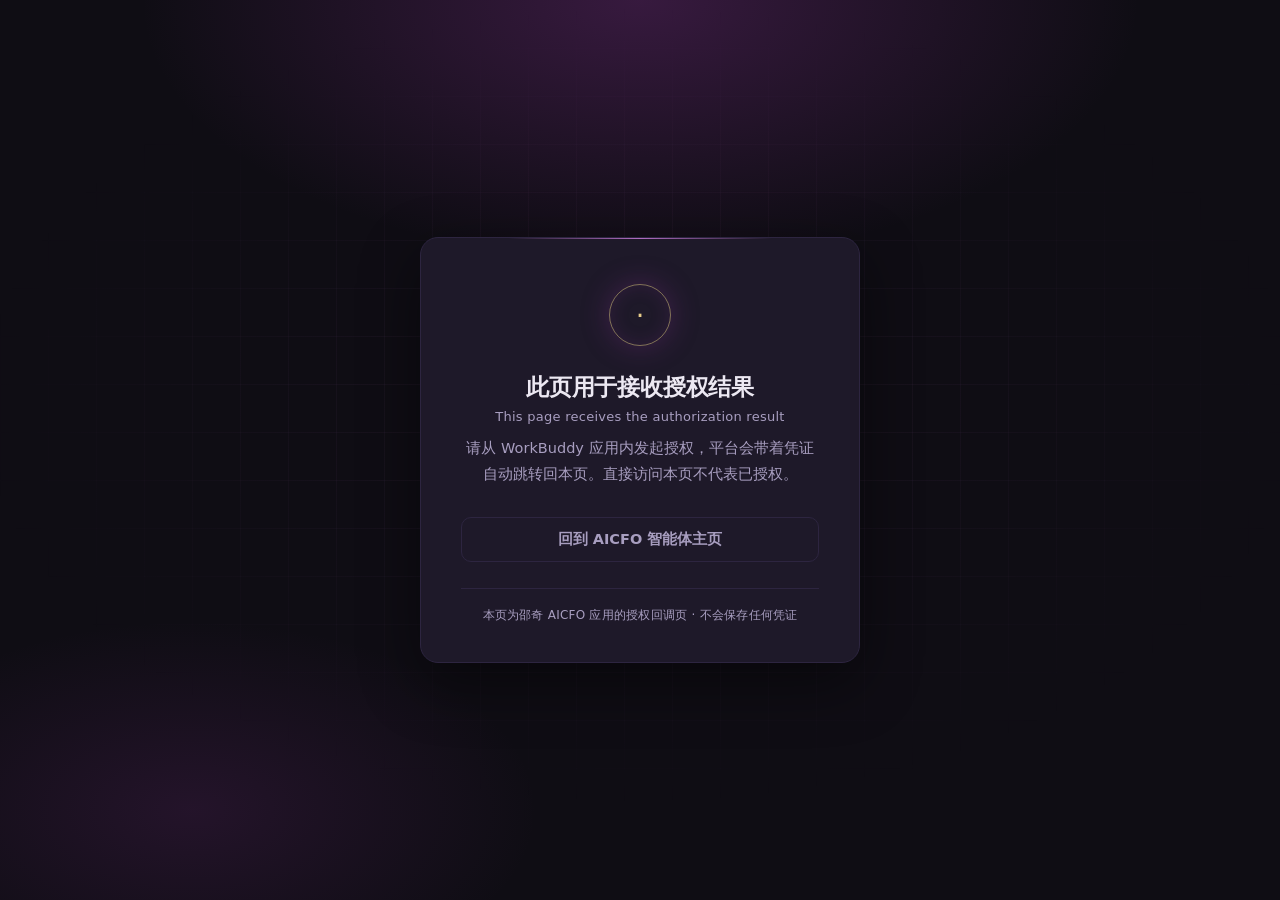
<file: oauth/callback/index.html>
<!DOCTYPE html>
<html lang="zh-CN">
<head>
  <meta charset="UTF-8" />
  <meta name="viewport" content="width=device-width, initial-scale=1.0" />
  <meta name="robots" content="noindex, nofollow" />
  <title>授权结果 | 邵奇 AICFO</title>
  <style>
    :root {
      --bg: #0f0d14;
      --surface: #1e1929;
      --border: #2d2540;
      --text: #ece8f2;
      --dim: #a89ec0;
      --primary: #82318e;
      --primary-light: #b06cc0;
      --accent: #d9b8e6;
      --ok: #8fd6a0;
      --warn: #e8cd8a;
      --err: #e8a0a0;
      --ease: cubic-bezier(0.22, 1, 0.36, 1);
      --font: "Inter", "Noto Sans SC", "DengXian", "PingFang SC", "Microsoft YaHei", system-ui, sans-serif;
    }
    * { margin: 0; padding: 0; box-sizing: border-box; }
    body {
      min-height: 100vh;
      display: flex;
      align-items: center;
      justify-content: center;
      padding: 32px 20px;
      font-family: var(--font);
      background:
        radial-gradient(ellipse 60% 45% at 50% 0%, rgba(130, 49, 142, 0.35), transparent 65%),
        radial-gradient(ellipse 45% 35% at 15% 90%, rgba(130, 49, 142, 0.18), transparent 60%),
        var(--bg);
      color: var(--text);
      -webkit-font-smoothing: antialiased;
    }
    /* 科技网格 */
    body::before {
      content: "";
      position: fixed;
      inset: 0;
      pointer-events: none;
      background-image:
        linear-gradient(rgba(176, 108, 192, 0.05) 1px, transparent 1px),
        linear-gradient(90deg, rgba(176, 108, 192, 0.05) 1px, transparent 1px);
      background-size: 48px 48px;
      mask-image: radial-gradient(ellipse 70% 60% at 50% 45%, #000 30%, transparent 75%);
      -webkit-mask-image: radial-gradient(ellipse 70% 60% at 50% 45%, #000 30%, transparent 75%);
    }

    .card {
      position: relative;
      width: 100%;
      max-width: 440px;
      background: var(--surface);
      border: 1px solid var(--border);
      border-radius: 18px;
      padding: 46px 40px 38px;
      text-align: center;
      box-shadow: 0 20px 60px rgba(0, 0, 0, 0.45);
      animation: card-in 0.7s var(--ease) both;
    }
    @keyframes card-in {
      from { opacity: 0; transform: translateY(18px); }
      to { opacity: 1; transform: none; }
    }
    /* 顶部渐变光线 */
    .card::before {
      content: "";
      position: absolute;
      top: 0;
      left: 50%;
      transform: translateX(-50%);
      width: 60%;
      height: 1px;
      background: linear-gradient(90deg, transparent, var(--primary-light), transparent);
    }

    .mark {
      width: 62px;
      height: 62px;
      margin: 0 auto 26px;
      border-radius: 50%;
      display: flex;
      align-items: center;
      justify-content: center;
      font-size: 27px;
      border: 1px solid var(--primary);
      color: var(--ok);
      box-shadow: 0 0 28px rgba(130, 49, 142, 0.35), inset 0 0 18px rgba(130, 49, 142, 0.18);
    }
    .card[data-state="success"] .mark { color: var(--ok); border-color: rgba(143, 214, 160, 0.6); }
    .card[data-state="error"] .mark { color: var(--err); border-color: rgba(232, 160, 160, 0.55); }
    .card[data-state="idle"] .mark { color: var(--warn); border-color: rgba(232, 205, 138, 0.5); }

    h1 {
      font-size: 23px;
      font-weight: 600;
      letter-spacing: -0.01em;
      margin-bottom: 12px;
    }
    .en {
      display: block;
      font-size: 13px;
      font-weight: 400;
      color: var(--dim);
      letter-spacing: 0.02em;
      margin-top: 6px;
    }
    p.desc {
      font-size: 14.5px;
      line-height: 1.75;
      color: var(--dim);
    }
    .detail {
      margin-top: 18px;
      padding: 12px 14px;
      border: 1px dashed var(--border);
      border-radius: 10px;
      font-size: 12.5px;
      color: var(--dim);
      word-break: break-all;
      display: none;
    }

    .actions {
      display: flex;
      flex-direction: column;
      gap: 10px;
      margin-top: 30px;
    }
    .btn {
      display: inline-block;
      padding: 12px 22px;
      border-radius: 10px;
      font-size: 14.5px;
      font-weight: 600;
      text-decoration: none;
      cursor: pointer;
      border: 1px solid transparent;
      transition: transform 0.2s var(--ease), box-shadow 0.25s, background 0.2s;
      font-family: inherit;
    }
    .btn--primary {
      background: var(--primary);
      color: #fff;
    }
    .btn--primary:hover {
      transform: translateY(-2px);
      box-shadow: 0 8px 26px rgba(130, 49, 142, 0.45);
    }
    .btn--ghost {
      background: transparent;
      border-color: var(--border);
      color: var(--dim);
    }
    .btn--ghost:hover { border-color: var(--primary); color: var(--text); }

    .foot {
      margin-top: 26px;
      padding-top: 18px;
      border-top: 1px solid var(--border);
      font-size: 12px;
      color: var(--dim);
      letter-spacing: 0.02em;
    }
    .foot a { color: var(--primary-light); text-decoration: none; }
    .countdown { color: var(--accent); font-variant-numeric: tabular-nums; }

    @media (max-width: 480px) {
      .card { padding: 36px 24px 30px; }
      h1 { font-size: 20px; }
    }
    @media (prefers-reduced-motion: reduce) {
      .card { animation: none; }
    }
  </style>
</head>
<body>
  <main class="card" id="card" data-state="idle" role="status" aria-live="polite">
    <div class="mark" id="mark">✓</div>
    <h1 id="title">
      正在确认授权结果
      <span class="en" id="titleEn">Checking authorization result</span>
    </h1>
    <p class="desc" id="desc">
      请稍候，页面正在读取应用回传的授权信息。
    </p>
    <div class="detail" id="detail"></div>

    <div class="actions">
      <button class="btn btn--primary" id="returnBtn" type="button">返回 WorkBuddy 继续</button>
      <a class="btn btn--ghost" href="../../index.html">回到 AICFO 智能体主页</a>
    </div>

    <p class="foot" id="foot">
      本页为邵奇 AICFO 应用的授权回调页 · 不会保存任何凭证
    </p>
  </main>

  <script>
    (function () {
      "use strict";
      var params = new URLSearchParams(window.location.search);
      var code = params.get("code");
      var error = params.get("error") || params.get("error_code");
      var errorDesc = params.get("error_description") || params.get("error_msg");
      var state = params.get("state");

      var card = document.getElementById("card");
      var mark = document.getElementById("mark");
      var title = document.getElementById("title");
      var titleEn = document.getElementById("titleEn");
      var desc = document.getElementById("desc");
      var detail = document.getElementById("detail");
      var returnBtn = document.getElementById("returnBtn");
      var foot = document.getElementById("foot");

      function render(stateType, zh, en, message, extra) {
        card.setAttribute("data-state", stateType);
        mark.textContent = stateType === "success" ? "✓" : (stateType === "error" ? "!" : "·");
        title.childNodes[0].nodeValue = zh;
        titleEn.textContent = en;
        desc.textContent = message;
        if (extra) {
          detail.style.display = "block";
          detail.textContent = extra;
        }
      }

      if (error) {
        render(
          "error",
          "授权未完成",
          "Authorization not completed",
          "平台返回了错误，未完成授权。请返回应用重新发起授权；若反复失败，可联系应用提供方。",
          "错误信息：" + error + (errorDesc ? " / " + errorDesc : "")
        );
        returnBtn.textContent = "返回应用重试";
      } else if (code) {
        render(
          "success",
          "授权成功",
          "Authorization successful",
          "已收到授权凭证。请返回 WorkBuddy，继续与智能体对话。",
          null
        );
        /* 若本页由弹窗打开，3 秒后尝试自动关闭；否则保留下方按钮 */
        if (window.opener && !window.opener.closed) {
          var left = 3;
          var timer = setInterval(function () {
            left -= 1;
            foot.innerHTML = "" + left + " 秒后自动关闭本页…";
            if (left <= 0) {
              clearInterval(timer);
              window.close();
              foot.innerHTML = "若本页未自动关闭，请点上方「返回 WorkBuddy 继续」。";
            }
          }, 1000);
          foot.innerHTML = "3 秒后自动关闭本页…";
        }
      } else {
        render(
          "idle",
          "此页用于接收授权结果",
          "This page receives the authorization result",
          "请从 WorkBuddy 应用内发起授权，平台会带着凭证自动跳转回本页。直接访问本页不代表已授权。",
          state ? "state: " + state : null
        );
        returnBtn.style.display = "none";
      }

      returnBtn.addEventListener("click", function () {
        if (window.opener && !window.opener.closed) {
          window.close();
        } else {
          window.location.href = "../../index.html";
        }
      });
    })();
  </script>
</body>
</html>
</file>
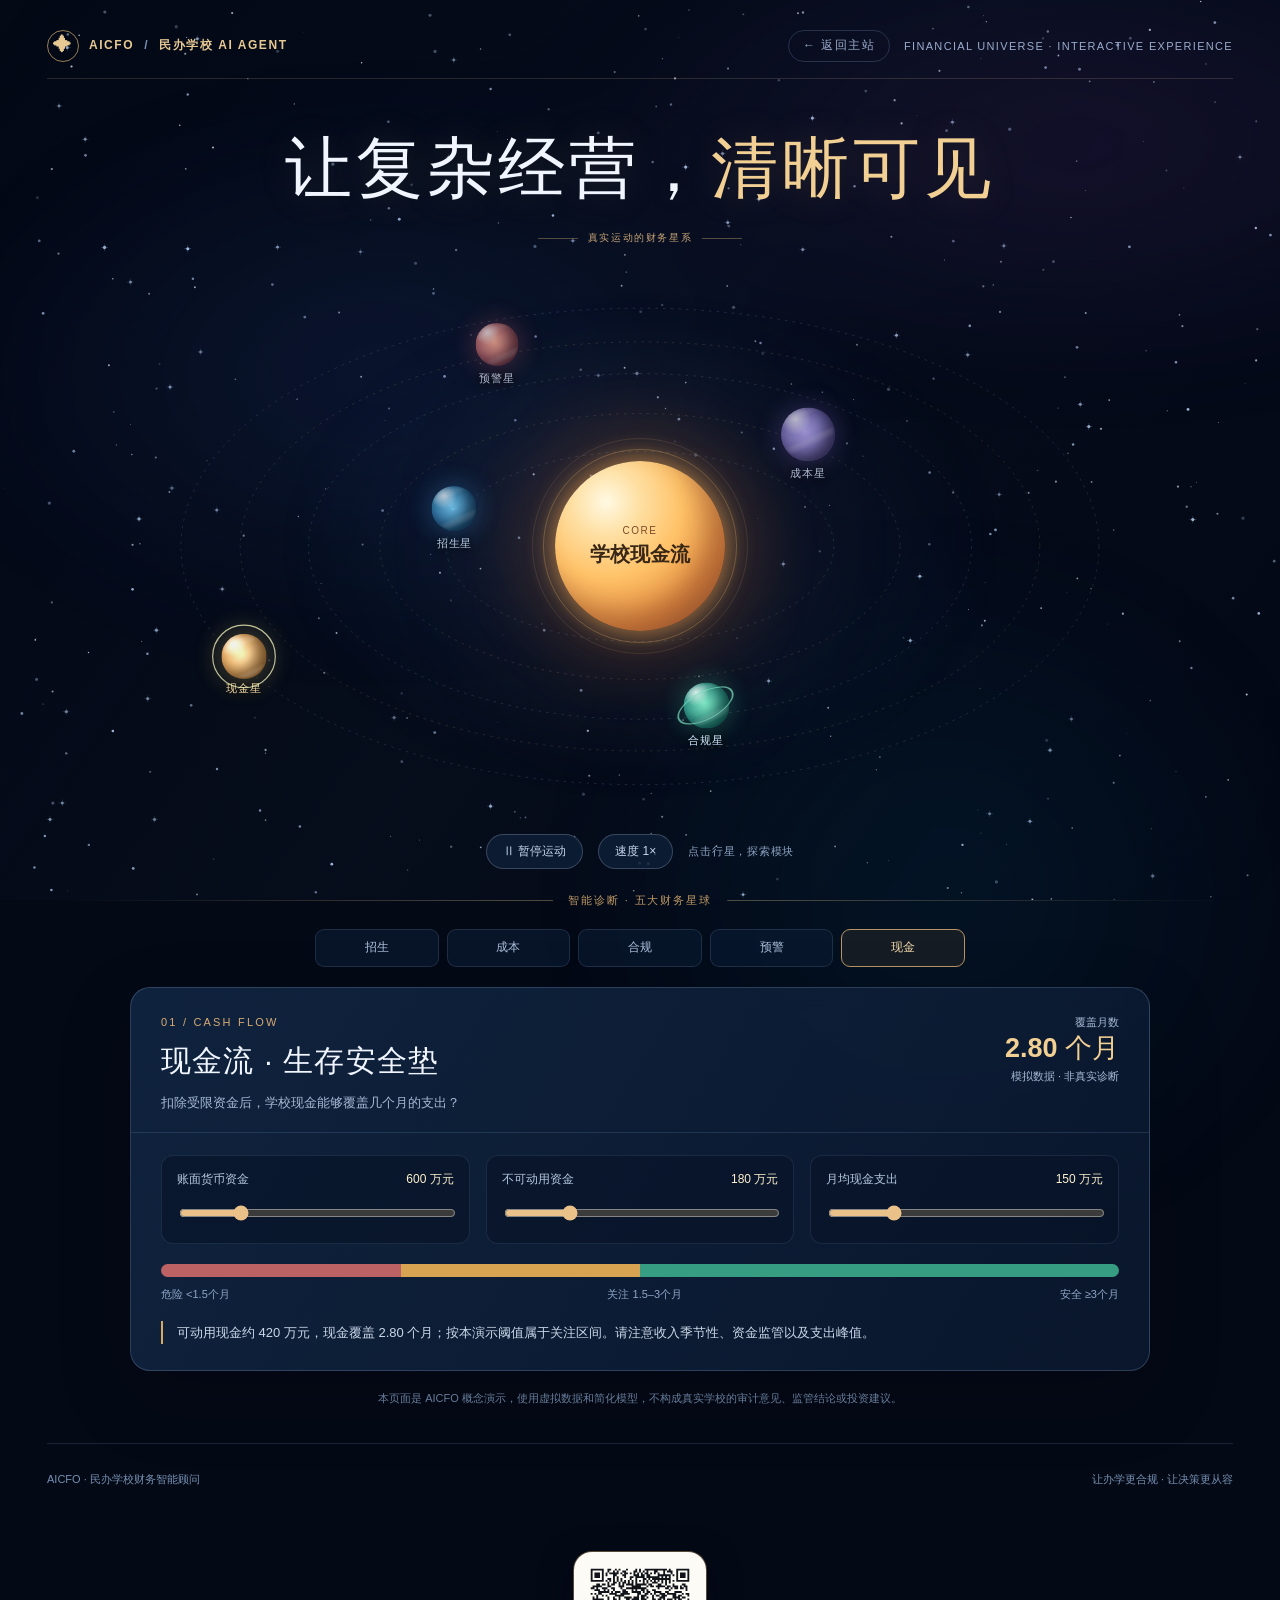
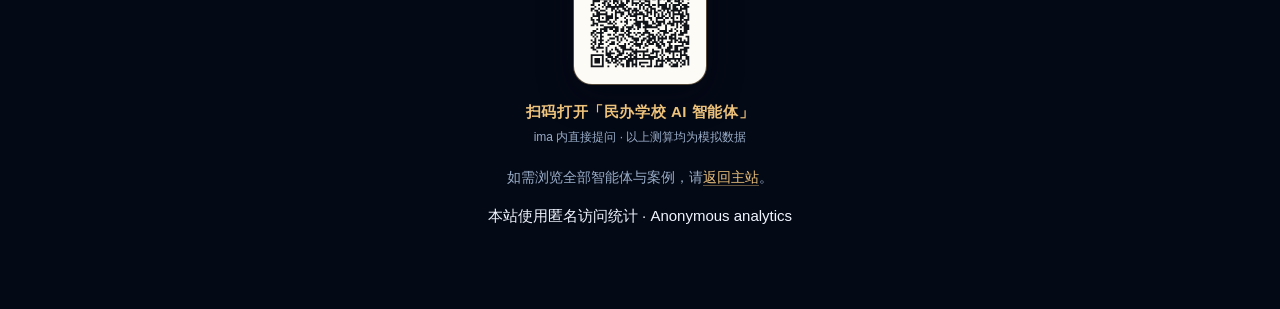
<file: school-universe.html>
<!doctype html><html lang="zh-CN"><head><meta charset="utf-8"><meta name="viewport" content="width=device-width,initial-scale=1,viewport-fit=cover">
<meta name="description" content="学校财务宇宙：可交互的民办学校财务演示——现金流、招生、成本、合规、风险五颗星球，滑动探索经营信号，扫码进入民办学校 AI 智能体。">
<meta property="og:title" content="AICFO · 学校财务宇宙">
<meta property="og:description" content="让复杂经营清晰可见：五颗财务星球、真实运动的星系，点击星球测算现金流、招生、成本、合规与风险。">
<meta property="og:type" content="website">
<meta property="og:url" content="https://mark-shao26.github.io/ima-agents-site/school-universe.html">
<link rel="canonical" href="https://mark-shao26.github.io/ima-agents-site/school-universe.html"><meta name="theme-color" content="#050b1e"><title>AICFO · 学校财务宇宙 | 动态交互体验</title><script>
var _hmt = _hmt || [];
(function () {
  var hm = document.createElement("script");
  hm.src = "https://hm.baidu.com/hm.js?88f915b1b7a86f03c3cdf102ff0fa0cc";
  var s = document.getElementsByTagName("script")[0];
  if (s) { s.parentNode.insertBefore(hm, s); } else { document.head.appendChild(hm); }
})();
</script><style>
:root{color-scheme:dark;--gold:#edc27b;--muted:#99acc7;--line:rgba(157,195,245,.15)}*{box-sizing:border-box}html{scroll-behavior:smooth}body{margin:0;background:#040916;color:#f0f5ff;font:15px/1.65 -apple-system,BlinkMacSystemFont,"Segoe UI","Microsoft YaHei",sans-serif;overflow-x:hidden}button,input{font:inherit}button{cursor:pointer}button:focus-visible,input:focus-visible{outline:2px solid #eccc89;outline-offset:4px}#sky{position:fixed;inset:0;width:100%;height:100%;z-index:0;pointer-events:none}.nebula{position:fixed;z-index:0;inset:-35%;pointer-events:none;opacity:.45;filter:blur(57px);background:radial-gradient(ellipse 22% 19% at 38% 45%,rgba(48,80,173,.36),transparent 95%),radial-gradient(ellipse 27% 17% at 70% 30%,rgba(113,52,157,.32),transparent 95%),radial-gradient(ellipse 19% 25% at 64% 79%,rgba(12,112,161,.25),transparent 95%);animation:nebulaDrift 42s ease-in-out infinite alternate}@keyframes nebulaDrift{to{transform:translate(7%, -5%) rotate(6deg) scale(1.08)}}.grain{position:fixed;inset:0;pointer-events:none;z-index:0;background:linear-gradient(125deg,transparent,rgba(35,64,102,.07),transparent)}.wrap{position:relative;z-index:1;max-width:1250px;margin:0 auto;padding:0 32px 65px}.mast{display:flex;align-items:center;justify-content:space-between;gap:20px;padding:30px 0 16px;border-bottom:1px solid rgba(246,218,162,.15)}.brand{display:flex;align-items:center;gap:10px;letter-spacing:.13em;font-size:12px;font-weight:650;color:#e7c994}.brandmark{border:1px solid rgba(232,190,123,.65);border-radius:50%;width:32px;height:32px;display:grid;place-items:center;font-size:18px}.eyebrow{letter-spacing:.23em;font-size:10px;color:#7489ad}.mast .right{font-size:11px;letter-spacing:.12em;color:#9aaccc}.intro{text-align:center;padding-top:34px}.intro .kicker{font-size:11px;letter-spacing:.36em;color:#d9b57c}.intro h1{font-size:clamp(32px,5.2vw,67px);letter-spacing:.06em;font-weight:500;line-height:1.28;margin:13px 0 10px;text-shadow:0 0 38px rgba(212,176,116,.17)}.intro h1 em{color:#f2cf93;font-style:normal}.intro p{color:#a8b9d2;margin:0 auto;font-size:14px;max-width:560px}.universe{position:relative;margin:8px auto 0;width:min(100%,1020px);aspect-ratio:1.75;min-height:355px;max-height:635px;isolation:isolate}.universe:before{content:"";position:absolute;inset:4% 12%;background:radial-gradient(ellipse at center,rgba(35,67,133,.22),transparent 64%);filter:blur(15px)}.orbitfield{position:absolute;inset:0;width:100%;height:100%;overflow:visible;pointer-events:none}.orbitfield ellipse{fill:none;stroke:rgba(159,186,229,.2);stroke-width:.8;stroke-dasharray:2.5 5}.orbitfield ellipse:nth-child(even){stroke:rgba(247,204,139,.17)}.sun{position:absolute;left:50%;top:50%;width:clamp(92px,14vw,170px);aspect-ratio:1;transform:translate(-50%,-50%);border:0;border-radius:50%;background:radial-gradient(circle at 30% 24%,#fff9e3 0%,#fee0a4 19%,#ffc268 43%,#e38b3e 72%,#924d30 100%);box-shadow:0 0 25px 4px rgba(242,173,83,.55),0 0 75px 25px rgba(225,115,46,.19),0 0 145px 50px rgba(240,136,44,.10),inset -18px -18px 25px rgba(84,33,30,.32);animation:solarBreath 5.2s ease-in-out infinite;z-index:4;display:flex;align-items:center;justify-content:center;color:#382616}.sun .suninner{text-align:center;line-height:1.25;pointer-events:none}.sun small{display:block;font-size:10px;letter-spacing:.15em;color:#7d4a27}.sun strong{display:block;font-size:clamp(13px,1.65vw,20px);font-weight:750;margin-top:4px}.sun:before{content:"";position:absolute;inset:-12px;border:1px solid rgba(255,196,105,.26);border-radius:50%}.sun:after{content:"";position:absolute;inset:-23px;border:1px solid rgba(255,196,105,.12);border-radius:50%}@keyframes solarBreath{50%{box-shadow:0 0 35px 8px rgba(242,173,83,.68),0 0 92px 28px rgba(225,115,46,.25),0 0 160px 55px rgba(240,136,44,.13),inset -18px -18px 25px rgba(84,33,30,.32)}}.planet{position:absolute;transform:translate(-50%,-50%);display:grid;justify-items:center;gap:3px;z-index:6;border:0;background:transparent;padding:9px;min-width:69px;color:#d8e9ff;will-change:left,top}.planet .sphere{width:var(--d);height:var(--d);display:block;position:relative;border-radius:50%;box-shadow:0 0 24px 4px var(--glow),inset -8px -5px 13px rgba(0,0,0,.46);background:radial-gradient(circle at 27% 22%,rgba(255,255,255,.72),transparent 27%),radial-gradient(circle at 45% 45%,var(--light),var(--dark) 76%);transition:filter .25s,transform .25s}.planet .sphere:before{content:"";position:absolute;inset:0;border-radius:50%;background:repeating-linear-gradient(155deg,transparent 0 9px,rgba(255,255,255,.15) 12px 15px,transparent 19px 29px);opacity:.75;animation:planetSpin 7s linear infinite;mask-image:radial-gradient(circle,#000 62%,transparent 71%)}@keyframes planetSpin{to{transform:rotate(360deg)}}.planet[data-id="policy"] .sphere:after{content:"";position:absolute;inset:-8px;border:2px solid #7ddfc0;border-radius:50%;transform:rotate(-28deg) scaleY(.45);opacity:.7}.planet .plabel{font-size:11px;white-space:nowrap;text-shadow:0 2px 12px #000,0 0 9px #000;letter-spacing:.08em}.planet:hover .sphere,.planet.active .sphere{transform:scale(1.16);filter:brightness(1.2)}.planet.active .sphere{outline:1px solid rgba(255,226,166,.78);outline-offset:7px}.planet.active .plabel{color:#ffe4af}.dash{display:flex;justify-content:center;align-items:center;gap:15px;margin:-4px auto 22px;position:relative;z-index:10}.tinybutton{border:1px solid rgba(206,215,242,.23);background:rgba(15,33,58,.76);color:#c6d5ed;border-radius:30px;padding:7px 16px;font-size:12px}.tinybutton:hover{border-color:rgba(239,200,139,.75);color:white}.hint{font-size:11px;color:#8da4c3;letter-spacing:.07em}.sectionline{display:flex;align-items:center;gap:15px;margin:10px 0 20px}.sectionline span{font-size:11px;letter-spacing:.17em;color:#bf9864;white-space:nowrap}.sectionline:after,.sectionline:before{content:"";height:1px;background:linear-gradient(90deg,transparent,rgba(220,190,144,.36));flex:1}.sectionline:after{transform:rotate(180deg)}.panel{max-width:1020px;margin:auto;background:linear-gradient(122deg,rgba(18,39,68,.86),rgba(11,25,48,.86));border:1px solid rgba(164,190,230,.22);border-radius:20px;box-shadow:0 26px 75px rgba(0,0,0,.18);overflow:hidden;backdrop-filter:blur(12px)}.panelhead{display:flex;gap:22px;align-items:flex-start;justify-content:space-between;padding:25px 30px 19px;border-bottom:1px solid var(--line)}.moduleid{font-size:11px;color:#d7ab74;letter-spacing:.2em}.panel h2{font-size:clamp(21px,2.4vw,30px);margin:5px 0;font-weight:500;letter-spacing:.04em}.panel p{color:#a6b9d4;margin:6px 0 0;font-size:13px}.result{min-width:170px;text-align:right}.result b{font-size:27px;line-height:1.3;color:#f2cf93;font-weight:550}.result small{display:block;color:#a6b9d4;font-size:11px}.inner{padding:22px 30px 26px}.controlgrid{display:grid;grid-template-columns:repeat(3,minmax(0,1fr));gap:16px}.field{background:rgba(6,19,37,.52);border:1px solid rgba(155,186,228,.12);border-radius:12px;padding:14px 15px}.field .ftop{display:flex;justify-content:space-between;align-items:center;gap:10px;font-size:12px;color:#b7c9df}.field output{color:#fff1cd;white-space:nowrap}.field input{width:100%;accent-color:#eac188;margin-top:15px}.meter{margin-top:20px}.bar{display:flex;width:100%;height:13px;border-radius:9px;overflow:hidden}.bar div:nth-child(1){width:25%;background:#bc6265}.bar div:nth-child(2){width:25%;background:#d8a451}.bar div:nth-child(3){width:50%;background:#369d83}.meterlabels{display:flex;justify-content:space-between;color:#8fa7c7;font-size:11px;margin-top:8px}.insight{margin-top:18px;color:#cbd8e9;border-left:2px solid #d7a965;padding-left:14px;font-size:13px;line-height:1.8}.disclaimer{max-width:1020px;margin:18px auto;text-align:center;font-size:11px;color:#7188a8}.footer{display:flex;justify-content:space-between;gap:14px;align-items:center;border-top:1px solid rgba(196,214,246,.13);padding-top:26px;margin-top:35px;font-size:11px;color:#7790b2}.modulebuttons{display:grid;grid-template-columns:repeat(5,1fr);gap:8px;max-width:650px;margin:0 auto 20px}.modulebuttons button{padding:8px;border-radius:9px;border:1px solid rgba(150,177,216,.16);background:rgba(10,27,49,.7);color:#adc0da;font-size:12px}.modulebuttons button.active{color:#f6dbad;border-color:#b99464;background:rgba(156,113,56,.12)}.introline{display:flex;justify-content:center;align-items:center;gap:10px;color:#c4a274;font-size:10px;margin-top:19px;letter-spacing:.16em}.introline:before,.introline:after{content:"";width:40px;height:1px;background:rgba(231,191,125,.35)}@media(max-width:760px){.wrap{padding:0 16px 45px}.mast{padding:17px 0 13px}.mast .right{display:none}.intro{padding-top:28px}.intro h1{font-size:35px}.intro p{font-size:12px}.universe{aspect-ratio:1.06;min-height:340px;margin:10px -11px 0;width:calc(100% + 22px)}.sun{width:100px}.sun strong{font-size:13px}.planet{min-width:56px;padding:4px}.planet .plabel{font-size:10px}.planet .sphere{width:calc(var(--d) * .85);height:calc(var(--d) * .85)}.dash{margin:5px auto 24px}.controlgrid{grid-template-columns:1fr}.panelhead{padding:20px;gap:8px}.panelhead h2{font-size:22px}.panelhead .result{min-width:95px}.result b{font-size:20px}.inner{padding:16px 18px 21px}.modulebuttons{gap:4px}.modulebuttons button{padding:9px 3px;font-size:11px}.footer{flex-direction:column;align-items:flex-start}.hint{font-size:10px}}@media(prefers-reduced-motion:reduce){.nebula,.sun,.sphere:before{animation:none!important}html{scroll-behavior:auto}}
.mast .right{display:flex;align-items:center;gap:14px;flex-wrap:wrap;justify-content:flex-end}
.backlink{display:inline-flex;align-items:center;gap:6px;color:#9aaccc;font-size:12px;letter-spacing:.12em;text-decoration:none;border:1px solid rgba(157,195,245,.2);border-radius:999px;padding:5px 14px;transition:color .2s,border-color .2s}
.backlink:hover{color:#e7c994;border-color:rgba(232,190,123,.5)}
.backlink:focus-visible{outline:2px solid #eccc89;outline-offset:4px}
.outro{margin:64px auto 0;max-width:640px;text-align:center}
.qrtile{display:inline-grid;place-items:center;width:132px;height:132px;background:#fdfbf5;border-radius:18px;box-shadow:0 0 0 1px rgba(237,194,123,.35),0 10px 32px rgba(2,6,18,.5)}
.qrtile svg{display:block;width:106px;height:106px}
.outro__cap{margin:16px 0 0;display:grid;gap:4px}
.outro__cap strong{color:#edc27b;font-weight:650;font-size:15px;letter-spacing:.04em}
.outro__cap span{color:#99acc7;font-size:12px}
.outro__back{margin:18px 0 0;font-size:14px;color:#99acc7}
.outro__back a{color:#edc27b;text-decoration:none;border-bottom:1px solid rgba(237,194,123,.4);transition:border-color .2s}
.outro__back a:hover{border-color:#edc27b}
@media(max-width:640px){.qrtile{width:120px;height:120px}.qrtile svg{width:96px;height:96px}.outro__back{font-size:13px;padding:0 10px}}
</style></head><body><canvas id="sky" aria-hidden="true"></canvas><div class="nebula" aria-hidden="true"></div><div class="grain"></div><main class="wrap"><header class="mast"><div class="brand"><div class="brandmark">✦</div>AICFO <span style="color:#7892b5">/</span> 民办学校 AI AGENT</div><div class="right"><a class="backlink" href="./index.html">← 返回主站</a><span>FINANCIAL UNIVERSE · INTERACTIVE EXPERIENCE</span></div></header><section class="intro"><h1>让复杂经营，<em>清晰可见</em></h1><div class="introline">真实运动的财务星系</div></section><section class="universe" id="universe" aria-label="动态财务星系，五颗星球可点击" ><svg class="orbitfield" id="orbits" viewBox="0 0 1000 570" preserveAspectRatio="none"><ellipse cx="500" cy="285" rx="190" ry="93"/><ellipse cx="500" cy="285" rx="255" ry="130"/><ellipse cx="500" cy="285" rx="325" ry="169"/><ellipse cx="500" cy="285" rx="392" ry="200"/><ellipse cx="500" cy="285" rx="450" ry="233"/></svg><button class="sun" id="sun" type="button" title="点击查看现金模块"><span class="suninner"><small>CORE</small><strong>学校现金流</strong></span></button><div id="planetlayer"></div></section><div class="dash"><button id="motion" class="tinybutton" type="button">Ⅱ 暂停运动</button><button id="speed" class="tinybutton" type="button">速度 1×</button><span class="hint">点击行星，探索模块</span></div><div class="sectionline"><span>智能诊断 · 五大财务星球</span></div><nav class="modulebuttons" id="nav" aria-label="选择财务模块"></nav><section class="panel" id="module" aria-live="polite"><div class="panelhead"><div><div class="moduleid" id="moduleId">01 / CASH FLOW</div><h2 id="moduleTitle">现金流 · 生存安全垫</h2><p id="moduleDesc">现金是否足以覆盖下一阶段的持续经营支出？</p></div><div class="result"><small id="resultLabel">覆盖月数</small><b id="resultValue">2.80 个月</b><small id="resultSub">仅供演示</small></div></div><div class="inner"><div class="controlgrid" id="controls"></div><div class="meter" id="meter"><div class="bar"><div></div><div></div><div></div></div><div class="meterlabels"><span>危险 &lt;1.5个月</span><span>关注 1.5–3个月</span><span>安全 ≥3个月</span></div></div><div class="insight" id="insight"></div></div></section><div class="disclaimer">本页面是 AICFO 概念演示，使用虚拟数据和简化模型，不构成真实学校的审计意见、监管结论或投资建议。</div><footer class="footer"><span>AICFO · 民办学校财务智能顾问</span><span>让办学更合规 · 让决策更从容</span></footer><div class="outro"><div class="qrtile"><svg xmlns="http://www.w3.org/2000/svg" viewBox="0 0 57 57" class="segno"><path fill="#fdfbf5" d="M0 0h57v57h-57z"/><path class="qrline" stroke="#101318" d="M2 2.5h7m2 0h2m2 0h1m1 0h1m3 0h1m4 0h1m1 0h1m2 0h12m1 0h1m3 0h7m-53 1h1m5 0h1m2 0h1m2 0h1m1 0h1m2 0h2m4 0h2m1 0h1m1 0h1m1 0h1m3 0h2m3 0h1m1 0h3m2 0h1m5 0h1m-53 1h1m1 0h3m1 0h1m1 0h1m1 0h5m1 0h1m1 0h2m1 0h1m1 0h1m1 0h1m1 0h1m1 0h2m1 0h1m1 0h1m1 0h1m2 0h1m3 0h1m2 0h1m1 0h3m1 0h1m-53 1h1m1 0h3m1 0h1m1 0h1m3 0h2m3 0h2m4 0h3m1 0h2m1 0h2m4 0h7m1 0h1m1 0h1m1 0h3m1 0h1m-53 1h1m1 0h3m1 0h1m5 0h1m1 0h1m3 0h1m2 0h2m1 0h5m1 0h7m1 0h1m1 0h1m1 0h1m3 0h1m1 0h3m1 0h1m-53 1h1m5 0h1m2 0h2m1 0h1m1 0h1m1 0h1m4 0h1m2 0h1m3 0h2m1 0h1m1 0h10m3 0h1m5 0h1m-53 1h7m1 0h1m1 0h1m1 0h1m1 0h1m1 0h1m1 0h1m1 0h1m1 0h1m1 0h1m1 0h1m1 0h1m1 0h1m1 0h1m1 0h1m1 0h1m1 0h1m1 0h1m1 0h1m1 0h1m1 0h7m-44 1h1m2 0h2m1 0h1m1 0h2m1 0h1m1 0h1m1 0h1m3 0h1m1 0h1m2 0h3m2 0h1m1 0h1m1 0h1m-40 1h2m1 0h2m1 0h1m1 0h2m2 0h1m1 0h1m1 0h4m1 0h6m1 0h2m3 0h2m2 0h1m3 0h1m4 0h2m-50 1h5m3 0h2m4 0h3m4 0h5m3 0h1m1 0h2m1 0h5m1 0h2m1 0h3m1 0h1m1 0h2m-52 1h2m1 0h1m2 0h3m2 0h2m3 0h1m2 0h11m6 0h1m3 0h2m1 0h1m1 0h2m1 0h2m1 0h1m-50 1h3m2 0h1m1 0h1m2 0h1m4 0h2m3 0h1m1 0h1m2 0h2m1 0h1m2 0h2m7 0h1m8 0h1m-48 1h6m1 0h1m1 0h3m1 0h3m2 0h5m1 0h1m1 0h2m2 0h4m2 0h2m3 0h4m-49 1h1m1 0h1m1 0h2m4 0h4m2 0h5m4 0h2m2 0h2m1 0h1m1 0h1m2 0h3m1 0h5m3 0h1m1 0h2m-50 1h1m2 0h1m1 0h1m4 0h5m7 0h1m1 0h3m3 0h1m1 0h2m1 0h3m3 0h2m1 0h2m3 0h1m-52 1h1m1 0h1m5 0h1m2 0h1m2 0h1m2 0h4m1 0h3m1 0h2m1 0h1m2 0h1m3 0h3m4 0h4m1 0h2m-50 1h6m2 0h1m2 0h2m1 0h1m3 0h2m1 0h4m1 0h3m3 0h2m1 0h2m1 0h1m1 0h3m1 0h1m1 0h2m3 0h1m-52 1h4m2 0h2m1 0h1m1 0h3m1 0h1m2 0h2m1 0h1m3 0h1m2 0h3m4 0h1m4 0h2m2 0h3m1 0h1m-49 1h1m4 0h2m1 0h1m2 0h1m1 0h1m1 0h2m1 0h1m2 0h4m1 0h2m2 0h1m4 0h1m3 0h1m2 0h1m3 0h2m3 0h1m-53 1h2m2 0h1m2 0h1m1 0h2m2 0h1m1 0h4m3 0h1m1 0h1m1 0h2m1 0h3m1 0h2m1 0h5m1 0h1m1 0h4m1 0h3m-50 1h1m3 0h1m1 0h10m1 0h1m6 0h1m1 0h1m2 0h2m3 0h1m1 0h3m1 0h1m1 0h2m2 0h1m1 0h3m-53 1h2m2 0h1m3 0h1m2 0h2m1 0h1m2 0h2m1 0h2m1 0h2m1 0h1m1 0h1m1 0h1m1 0h3m3 0h5m1 0h3m1 0h4m-52 1h1m1 0h2m1 0h3m3 0h1m1 0h1m1 0h1m2 0h3m1 0h4m3 0h2m1 0h1m1 0h1m1 0h2m1 0h1m1 0h1m1 0h6m2 0h1m-49 1h2m3 0h1m4 0h5m2 0h1m1 0h1m1 0h1m1 0h2m2 0h3m1 0h2m2 0h1m2 0h2m1 0h1m2 0h1m1 0h1m1 0h1m-51 1h1m1 0h6m2 0h1m1 0h1m2 0h2m2 0h2m1 0h6m1 0h1m1 0h1m1 0h1m1 0h1m1 0h1m1 0h1m1 0h1m1 0h6m1 0h2m-52 1h4m3 0h4m1 0h1m2 0h1m2 0h1m1 0h4m3 0h3m3 0h1m1 0h1m1 0h2m2 0h1m1 0h1m3 0h3m1 0h1m-53 1h1m3 0h1m1 0h1m1 0h4m1 0h2m3 0h1m5 0h1m1 0h1m1 0h1m2 0h2m2 0h4m1 0h2m1 0h2m1 0h1m1 0h2m2 0h1m-53 1h2m1 0h2m3 0h2m3 0h1m5 0h1m1 0h1m1 0h2m3 0h1m3 0h1m2 0h1m3 0h1m4 0h1m3 0h1m1 0h3m-52 1h1m2 0h5m1 0h1m1 0h1m3 0h1m1 0h2m4 0h7m2 0h1m1 0h5m2 0h1m1 0h6m1 0h1m-51 1h3m5 0h3m1 0h1m5 0h1m3 0h4m1 0h3m2 0h2m1 0h2m1 0h1m1 0h4m1 0h1m1 0h1m1 0h2m-52 1h2m1 0h1m1 0h2m5 0h1m5 0h1m3 0h1m1 0h3m2 0h4m2 0h3m2 0h1m2 0h2m1 0h1m2 0h4m-46 1h8m2 0h1m1 0h4m2 0h2m1 0h8m4 0h1m5 0h1m1 0h1m1 0h3m-50 1h1m1 0h4m1 0h2m1 0h2m1 0h2m2 0h2m1 0h1m1 0h1m3 0h1m6 0h1m3 0h1m2 0h1m1 0h1m4 0h3m-52 1h2m2 0h1m1 0h2m3 0h3m1 0h2m1 0h2m8 0h2m2 0h1m3 0h4m1 0h2m2 0h1m1 0h1m1 0h2m-52 1h2m1 0h4m6 0h1m4 0h1m1 0h2m1 0h1m1 0h2m1 0h4m4 0h1m2 0h3m3 0h1m2 0h4m-52 1h1m1 0h1m2 0h1m3 0h2m1 0h1m2 0h3m1 0h2m3 0h1m2 0h2m2 0h3m1 0h1m1 0h1m1 0h1m3 0h3m1 0h3m-49 1h1m1 0h1m1 0h2m6 0h2m2 0h1m2 0h3m3 0h1m3 0h2m1 0h2m1 0h1m1 0h1m1 0h1m1 0h2m1 0h1m5 0h2m-51 1h1m2 0h1m4 0h3m1 0h1m1 0h1m1 0h1m3 0h4m2 0h2m1 0h4m1 0h5m1 0h4m1 0h2m3 0h1m-53 1h1m1 0h1m1 0h3m2 0h1m4 0h1m1 0h1m2 0h1m3 0h3m1 0h2m1 0h3m1 0h1m1 0h1m1 0h1m4 0h1m1 0h2m1 0h1m1 0h1m1 0h1m-52 1h2m2 0h1m2 0h1m2 0h2m2 0h1m5 0h2m1 0h1m2 0h1m2 0h2m1 0h3m1 0h2m2 0h3m1 0h1m1 0h6m-53 1h1m1 0h1m1 0h3m3 0h3m1 0h1m3 0h1m1 0h1m2 0h5m1 0h1m1 0h3m1 0h2m1 0h2m2 0h1m6 0h1m1 0h2m-52 1h1m2 0h1m4 0h1m5 0h4m3 0h1m1 0h3m2 0h2m4 0h3m1 0h1m2 0h2m1 0h5m-50 1h2m1 0h4m1 0h1m4 0h1m2 0h3m2 0h1m4 0h1m1 0h1m7 0h2m3 0h3m1 0h2m3 0h3m-52 1h2m5 0h1m2 0h1m1 0h2m2 0h6m1 0h1m5 0h1m2 0h1m4 0h1m1 0h3m2 0h2m1 0h4m-49 1h1m2 0h1m1 0h1m1 0h1m3 0h2m1 0h1m4 0h9m2 0h4m1 0h1m1 0h9m1 0h2m-44 1h5m2 0h3m1 0h1m1 0h1m1 0h2m3 0h1m3 0h2m1 0h1m2 0h1m3 0h1m1 0h1m3 0h1m1 0h1m-51 1h7m1 0h3m3 0h3m3 0h3m1 0h1m1 0h1m1 0h4m3 0h1m1 0h1m1 0h1m4 0h1m1 0h1m1 0h4m-52 1h1m5 0h1m2 0h3m1 0h2m3 0h2m1 0h1m1 0h2m3 0h1m2 0h5m2 0h1m2 0h1m2 0h1m3 0h1m2 0h2m-53 1h1m1 0h3m1 0h1m1 0h1m2 0h3m1 0h4m1 0h14m2 0h1m1 0h1m1 0h9m2 0h2m-53 1h1m1 0h3m1 0h1m1 0h2m1 0h1m1 0h2m1 0h1m2 0h4m1 0h1m7 0h1m2 0h5m1 0h2m2 0h1m1 0h1m1 0h2m1 0h1m-53 1h1m1 0h3m1 0h1m2 0h2m1 0h2m1 0h1m3 0h2m1 0h1m1 0h1m1 0h5m1 0h1m2 0h1m2 0h1m1 0h1m2 0h1m2 0h1m1 0h1m1 0h1m1 0h1m-53 1h1m5 0h1m7 0h1m1 0h2m1 0h2m1 0h3m1 0h1m5 0h1m2 0h1m1 0h2m3 0h1m1 0h3m2 0h2m1 0h1m-53 1h7m2 0h1m3 0h1m3 0h1m1 0h2m1 0h1m1 0h1m2 0h2m1 0h3m1 0h5m4 0h4m1 0h1"/></svg></div><p class="outro__cap"><strong>扫码打开「民办学校 AI 智能体」</strong><span>ima 内直接提问 · 以上测算均为模拟数据</span></p><p class="outro__back">如需浏览全部智能体与案例，请<a href="./index.html">返回主站</a>。</p><p class="outro__privacy">本站使用匿名访问统计 · Anonymous analytics</p></div></main><script>
(()=>{'use strict';const specs=[{id:'enroll',name:'招生',color:'#79cbfc',light:'#7ad3fe',dark:'#155a8f',glow:'rgba(66,172,255,.27)',d:45,rx:.38,period:24,start:3.15,title:'招生增长 · 收入引擎',eng:'02 / ENROLLMENT',desc:'招生规模和续读率变化，会怎样影响下一学年收入？',label:'预计年度学费收入',unit:'万元',fields:[{key:'students',name:'预计在校学生',min:200,max:3000,step:50,value:1200,unit:'人'},{key:'fee',name:'年均学费',min:8000,max:60000,step:1000,value:24000,unit:'元'},{key:'rate',name:'预计实收比例',min:60,max:100,step:1,value:92,unit:'%'}],calc:v=>({value:(v.students*v.fee*v.rate/100/10000).toFixed(1),text:`按当前设定，预计学费实际收取约 ${(v.students*v.fee*v.rate/100/10000).toFixed(1)} 万元。此处为年度简化估算，尚未考虑退费、分期收款及其他收入。`})},{id:'cost',name:'成本',color:'#b4a0fc',light:'#bdb0fb',dark:'#6259a6',glow:'rgba(171,128,245,.25)',d:54,period:32,start:5.2,title:'成本结构 · 经营引力',eng:'03 / COST STRUCTURE',desc:'固定成本对学校的盈亏平衡有多大影响？',label:'保本学生人数',unit:'人',fields:[{key:'fixed',name:'年度固定成本',min:300,max:3000,step:50,value:1200,unit:'万元'},{key:'tuition',name:'生均年收入',min:10000,max:60000,step:1000,value:30000,unit:'元'},{key:'variable',name:'生均变动成本',min:1000,max:25000,step:500,value:9000,unit:'元'}],calc:v=>{const n=v.tuition-v.variable;return {value:n>0?Math.ceil(v.fixed*10000/n).toLocaleString():'不可计算',text:n>0?`按照年度固定成本与生均贡献计算，至少需要约 ${Math.ceil(v.fixed*10000/n)} 名学生覆盖固定成本。未纳入税费、其他收入及阶段性扩招投入。`:'生均收入不高于生均变动成本，无法靠增加学生人数覆盖固定成本。'}}},{id:'policy',name:'合规',color:'#78ddbb',light:'#80e5c3',dark:'#167c75',glow:'rgba(79,223,173,.23)',d:46,period:40,start:1.2,title:'政策合规 · 运行边界',eng:'04 / POLICY COMPLIANCE',desc:'检查三项关键资料是否准备齐全；仅展示资料完备度，不判断合法性。',label:'自查已完成',unit:'项',checks:['收费政策和收费公示资料','预收费及资金管理相关记录','关联交易与重大支出审批资料']},{id:'risk',name:'预警',color:'#ee978b',light:'#ffb096',dark:'#a34e61',glow:'rgba(242,109,120,.28)',d:43,period:47,start:4.2,title:'风险预警 · 提前看见变化',eng:'05 / EARLY WARNING',desc:'收入下降与支出增长叠加时，经营现金流会怎样变化？',label:'年度现金缺口',unit:'万元',fields:[{key:'rev',name:'基准年度现金收入',min:500,max:5000,step:100,value:2400,unit:'万元'},{key:'decline',name:'收入下降幅度',min:0,max:40,step:1,value:12,unit:'%'},{key:'exp',name:'预测年度现金支出',min:500,max:5000,step:100,value:2300,unit:'万元'}],calc:v=>{let b=v.exp-v.rev*(1-v.decline/100);return {value:(Math.max(0,b)).toFixed(0),text:b>0?`情景模拟显示，预测年度现金支出超过现金流入约 ${b.toFixed(0)} 万元。应进一步按月份拆解收支时点，关注预收费监管和工资支付。`:`该情景下预计现金收支结余约 ${(-b).toFixed(0)} 万元，但不代表不存在流动性风险。`}}},{id:'cash',name:'现金',color:'#f2c77c',light:'#ffe1aa',dark:'#b17635',glow:'rgba(242,189,89,.26)',d:39,period:19,start:2.25,title:'现金流 · 生存安全垫',eng:'01 / CASH FLOW',desc:'扣除受限资金后，学校现金能够覆盖几个月的支出？',label:'覆盖月数',unit:'个月',fields:[{key:'cash',name:'账面货币资金',min:100,max:2500,step:20,value:600,unit:'万元'},{key:'lock',name:'不可动用资金',min:0,max:800,step:20,value:180,unit:'万元'},{key:'cost',name:'月均现金支出',min:50,max:500,step:10,value:150,unit:'万元'}],calc:v=>{let n=Math.max(0,v.cash-v.lock)/v.cost;return{value:n.toFixed(2),text:`可动用现金约 ${Math.max(0,v.cash-v.lock)} 万元，现金覆盖 ${n.toFixed(2)} 个月；按本演示阈值属于${n>=3?'安全':n>=1.5?'关注':'危险'}区间。请注意收入季节性、资金监管以及支出峰值。`}}}];
const U=document.getElementById('universe'),layer=document.getElementById('planetlayer'),nav=document.getElementById('nav');let active='cash',running=!matchMedia('(prefers-reduced-motion: reduce)').matches,speed=1,last=performance.now(),angles=Object.fromEntries(specs.map(p=>[p.id,p.start])),values={},checks={};const orbitSizes=[[.19,.163],[.255,.228],[.325,.297],[.392,.351],[.45,.409]];specs.forEach((p,i)=>{values[p.id]=Object.fromEntries((p.fields||[]).map(f=>[f.key,f.value]));checks[p.id]=[false,false,false];let b=document.createElement('button');b.className='planet';b.type='button';b.dataset.id=p.id;b.setAttribute('aria-label','查看'+p.name+'模块');b.style.cssText=`--d:${p.d}px;--light:${p.light};--dark:${p.dark};--glow:${p.glow}`;b.innerHTML=`<span class="sphere"></span><span class="plabel">${p.name}星</span>`;b.onclick=()=>select(p.id);layer.appendChild(b);const n=document.createElement('button');n.type='button';n.textContent=p.name;n.onclick=()=>select(p.id);nav.appendChild(n)});document.getElementById('sun').onclick=()=>select('cash');function select(id){active=id;document.querySelectorAll('.planet').forEach(b=>b.classList.toggle('active',b.dataset.id===id));[...nav.children].forEach((b,i)=>b.classList.toggle('active',specs[i].id===id));render();}function render(){const p=specs.find(p=>p.id===active);document.getElementById('moduleId').textContent=p.eng;document.getElementById('moduleTitle').textContent=p.title;document.getElementById('moduleDesc').textContent=p.desc;document.getElementById('resultLabel').textContent=p.label;document.getElementById('resultSub').textContent='模拟数据 · 非真实诊断';document.getElementById('meter').style.display=active==='cash'?'block':'none';const controls=document.getElementById('controls');controls.innerHTML='';if(p.checks){p.checks.forEach((txt,i)=>{let l=document.createElement('label');l.className='field';l.style.cssText='display:flex;align-items:center;gap:10px;cursor:pointer';let c=document.createElement('input');c.type='checkbox';c.checked=checks[p.id][i];c.style.accentColor='#eac188';c.onchange=()=>{checks[p.id][i]=c.checked;update()};let t=document.createElement('span');t.textContent=txt;l.append(c,t);controls.append(l)});}else{p.fields.forEach(f=>{let div=document.createElement('div');div.className='field';let row=document.createElement('div');row.className='ftop';let lab=document.createElement('label'),out=document.createElement('output'),inp=document.createElement('input');lab.textContent=f.name;inp.type='range';inp.min=f.min;inp.max=f.max;inp.step=f.step;inp.value=values[p.id][f.key];inp.id='ctrl-'+f.key;lab.htmlFor=inp.id;out.textContent=inp.value+' '+f.unit;row.append(lab,out);inp.oninput=()=>{values[p.id][f.key]=+inp.value;out.textContent=inp.value+' '+f.unit;update()};div.append(row,inp);controls.append(div)})}update();}function update(){const p=specs.find(p=>p.id===active);let o;if(p.checks){let n=checks[p.id].filter(Boolean).length;o={value:n+'/3',text:`已勾选 ${n} 项资料准备事项。本模块仅记录自查进度，不能据此认定学校合规；正式核验需要核对现行法规、证据和学校适用条件。`}}else o=p.calc(values[p.id]);document.getElementById('resultValue').textContent=o.value+(p.checks?'':' '+p.unit);document.getElementById('insight').textContent=o.text;}select('cash');
function position(dt){if(running)specs.forEach(p=>angles[p.id]+=dt*speed*Math.PI*2/p.period);let w=U.clientWidth,h=U.clientHeight,cx=w/2,cy=h/2;specs.forEach((p,i)=>{let a=angles[p.id],r=orbitSizes[i],b=layer.querySelector(`[data-id="${p.id}"]`);b.style.left=(cx+Math.cos(a)*w*r[0])+'px';b.style.top=(cy+Math.sin(a)*h*r[1])+'px';b.style.zIndex= Math.sin(a)>0?7:3;b.style.opacity=.78+(Math.sin(a)+1)*.11});}function tick(t){let dt=Math.min((t-last)/1000,.08);last=t;position(dt);requestAnimationFrame(tick)}requestAnimationFrame(tick);const motion=document.getElementById('motion');motion.textContent=running?'Ⅱ 暂停运动':'▶ 继续运动';motion.onclick=()=>{running=!running;motion.textContent=running?'Ⅱ 暂停运动':'▶ 继续运动'};const speedBtn=document.getElementById('speed');speedBtn.onclick=()=>{speed=speed===1?3:speed===3?.5:1;speedBtn.textContent='速度 '+speed+'×'};
const canvas=document.getElementById('sky'),ctx=canvas.getContext('2d');let stars=[],cw,ch,dpr;function seedRand(n){let x=Math.sin(n*127.1+13.9)*43758.5453;return x-Math.floor(x)}function resize(){dpr=Math.min(devicePixelRatio||1,2);cw=innerWidth;ch=innerHeight;canvas.width=Math.round(cw*dpr);canvas.height=Math.round(ch*dpr);ctx.setTransform(dpr,0,0,dpr,0,0);let count=Math.min(420,Math.round(cw*ch/2100));stars=Array.from({length:count},(_,i)=>({x:seedRand(i*4+1)*cw,y:seedRand(i*4+2)*ch,r:.4+seedRand(i*4+3)*1.3,phase:seedRand(i*4+4)*6.28,freq:.6+seedRand(i*7+9)*2.1,base:.16+seedRand(i*5+7)*.34}));position(0)}window.addEventListener('resize',resize);resize();function drawSky(now){ctx.clearRect(0,0,cw,ch);let t=now/1000;for(let s of stars){let a=s.base+(Math.sin(t*s.freq+s.phase)+1)*.19;ctx.globalAlpha=a;ctx.fillStyle=s.r>1.2?'#c4dcff':'#e4efff';ctx.beginPath();ctx.arc(s.x,s.y,s.r,0,6.283);ctx.fill();if(s.r>1.45&&a>.39){ctx.globalAlpha=a*.34;ctx.fillRect(s.x-3.5,s.y-.35,7,.7);ctx.fillRect(s.x-.35,s.y-3.5,.7,7)}}ctx.globalAlpha=1;requestAnimationFrame(drawSky)}requestAnimationFrame(drawSky);
})();
</script></body></html>
</file>
